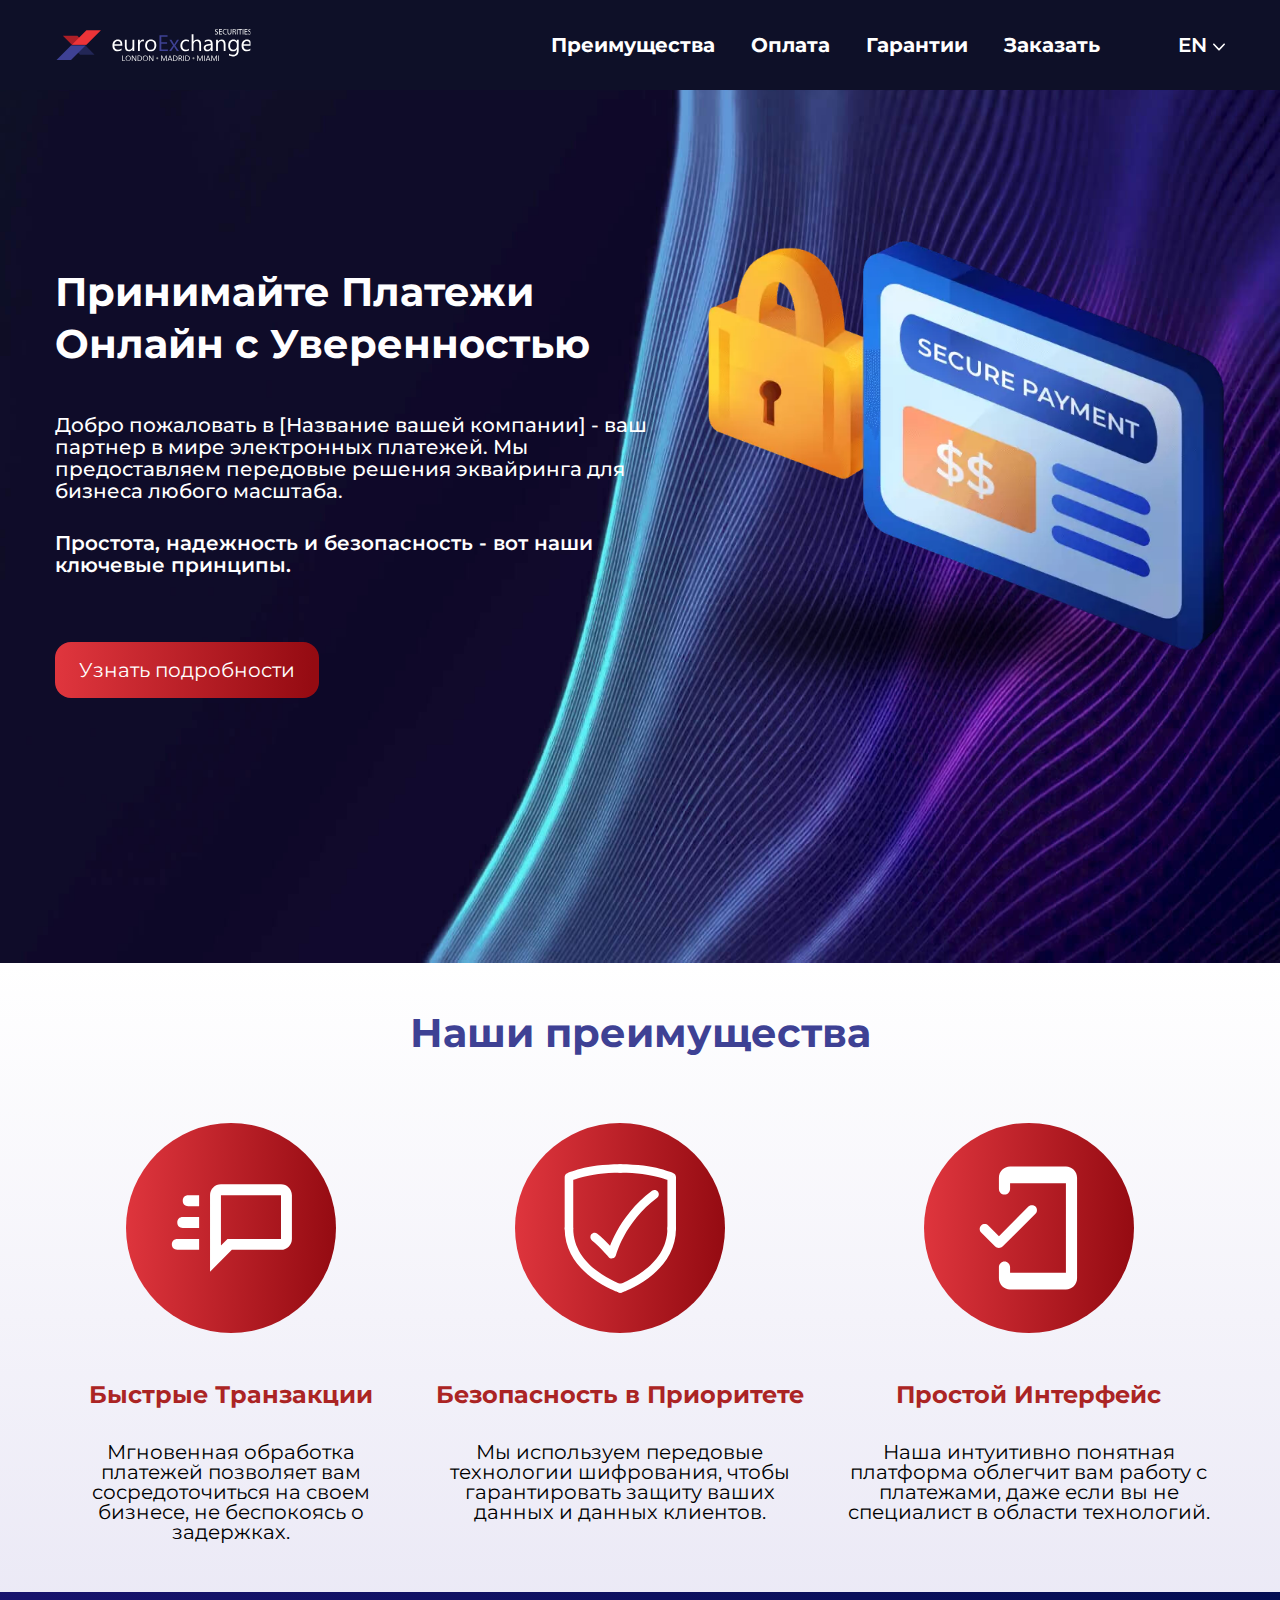
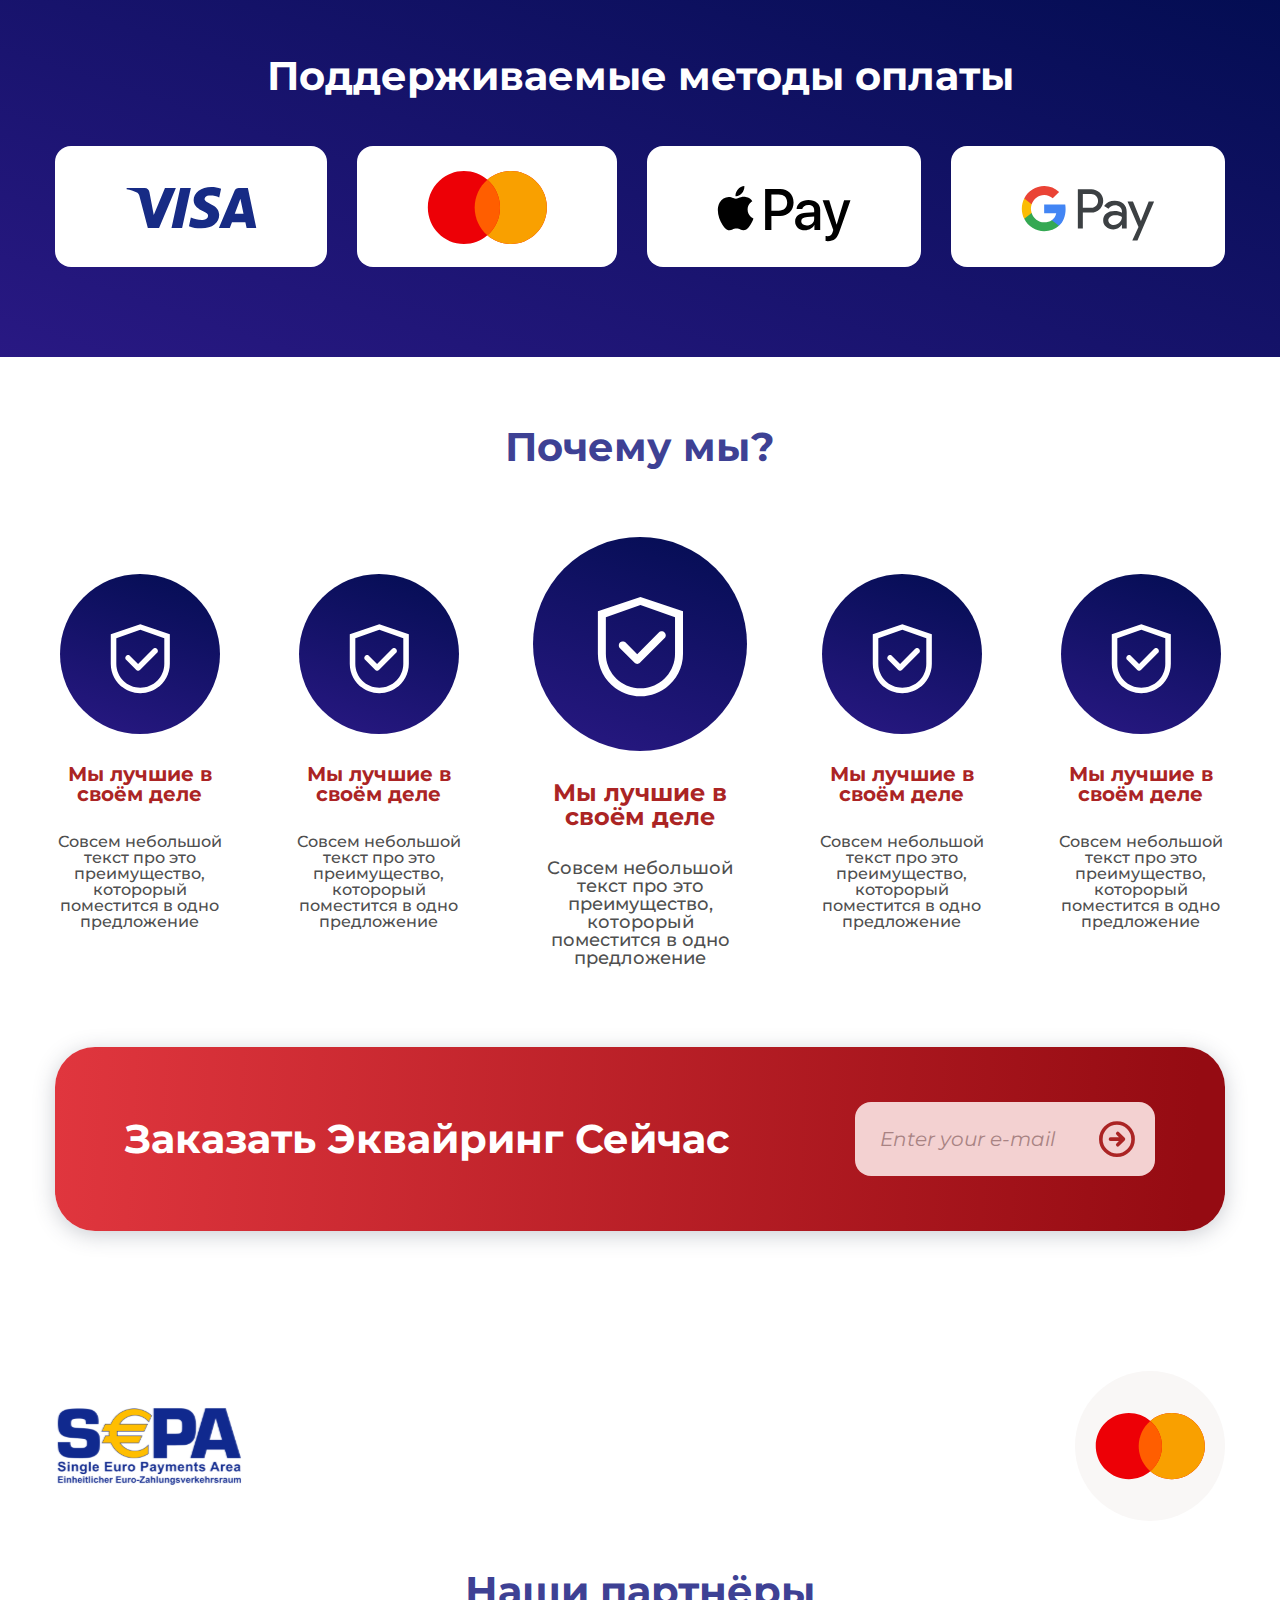
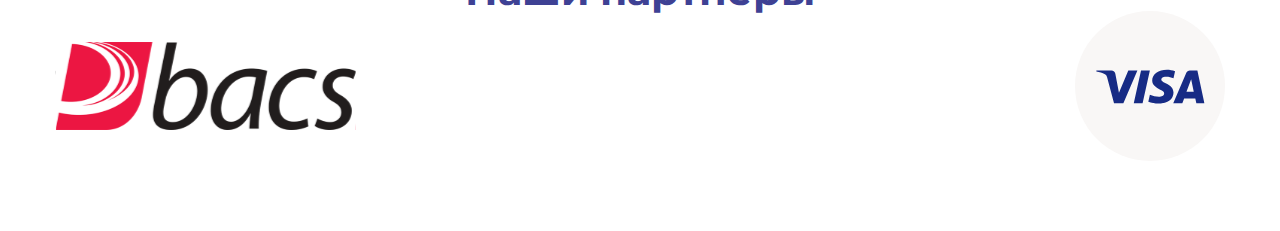
<file: index.html>
<!DOCTYPE html>
<html lang="ru">

<head>
	<meta charset="UTF-8">
	<meta http-equiv="X-UA-Compatible" content="IE=edge">
	<meta name="viewport" content="width=device-width, initial-scale=1.0">
	<title>euroExchange</title>
	<link rel="stylesheet" href="css/style.min.css">
</head>

<body>
	<div class="wrapper">
		<header class="header">
			<div class="header__container">
				<div class="header__logo">
					<a href="#" class="header__logo-link">
						<img src="./img/header/logo.svg" alt="Логотип euro">
					</a>
				</div>
				<div class="header__menu menu">
					<nav class="menu__body">
						<ul class="menu__list">
							<li class="menu__item"><a href="#advantages" class="menu__link">Преимущества</a></li>
							<li class="menu__item"><a href="#" class="menu__link">Оплата</a></li>
							<li class="menu__item"><a href="#" class="menu__link">Гарантии</a></li>
							<li class="menu__item"><a href="#" class="menu__link">Заказать</a></li>
						</ul>
					</nav>
				</div>
				<div class="header__actions  actions-header__dropdown">
					<div class="actions-header__select">
						<span class="actions-header__selected">EN</span>
						<div class="actions-header__caret">
							<svg width="12" height="10" viewBox="0 0 10 6" fill="" xmlns="http://www.w3.org/2000/svg">
								<path
									d="M0.197629 0.207851C0.329381 0.0692835 0.485376 -4.15897e-07 0.665613 -4.08019e-07C0.84585 -4.00141e-07 1.00167 0.0692836 1.13307 0.207852L4.99341 4.26789L8.86693 0.193995C8.9899 0.0646649 9.14361 -3.7434e-08 9.32806 -2.93713e-08C9.51252 -2.13086e-08 9.67062 0.069284 9.80237 0.207852C9.93412 0.34642 10 0.510484 10 0.700045C10 0.889606 9.93412 1.05349 9.80237 1.19168L5.36232 5.84757C5.30962 5.90299 5.25253 5.94235 5.19104 5.96563C5.12956 5.98891 5.06368 6.00036 4.99341 5.99999C4.92314 5.99999 4.85727 5.98835 4.79578 5.96507C4.7343 5.94179 4.67721 5.90263 4.62451 5.84757L0.184454 1.17783C0.061485 1.0485 3.9638e-07 0.889051 4.04666e-07 0.69949C4.12952e-07 0.509929 0.0658766 0.34605 0.197629 0.207851Z"
									fill="" />
							</svg>
						</div>
					</div>
					<ul class="actions-header__menu-list">
						<li data-btn="en" class="actions-header__menu-item">EN</li>
						<li data-btn="ru" class="actions-header__menu-item">RU</li>
					</ul>
				</div>
				<button type="button" class="icon-menu"><span></span></button>
			</div>
		</header>
		<main class="main">
			<section class="hero">
				<div class="hero__container">
					<div class="hero__content">
						<h1 class="hero__title title title_w">Принимайте Платежи Онлайн с Уверенностью</h1>
						<p class="hero__desc">
							Добро пожаловать в [Название вашей компании] - ваш партнер в мире электронных
							платежей. Мы предоставляем передовые решения эквайринга для бизнеса любого
							масштаба.<br>
							<span> Простота, надежность и безопасность - вот наши ключевые принципы.</span>
						</p>
						<a href="#" class="hero__btn btn">Узнать подробности</a>
					</div>
					<picture class="hero__picture">
						<source class="hero__img" type="image/webp" srcset="./img/hero/01.webp">
						<img class="hero__img" src="./img/hero/01.png" alt="Защита платежей">
					</picture>
				</div>
			</section>
			<section id="advantages" class="advantages">
				<div class="advantages__container">
					<h2 class="advantages__title title title_blue">Наши преимущества</h2>
					<div class="advantages__row">
						<div class="advantages__column">
							<div class="advantages__item">
								<div class="advantages__icon">
									<img src="./img/advantages/01.svg" alt="Быстрые транзакции">
								</div>
								<h3 class="advantages__label">Быстрые Транзакции</h3>
								<p class="advantages__desc">
									Мгновенная обработка платежей позволяет вам сосредоточиться на своем бизнесе, не беспокоясь о
									задержках.
								</p>
							</div>
						</div>
						<div class="advantages__column">
							<div class="advantages__item">
								<div class="advantages__icon">
									<img src="./img/advantages/02.svg" alt="Безопасность в Приоритете">
								</div>
								<h3 class="advantages__label">Безопасность в Приоритете</h3>
								<p class="advantages__desc">
									Мы используем передовые технологии шифрования, чтобы гарантировать
									защиту ваших данных и данных клиентов.
								</p>
							</div>
						</div>
						<div class="advantages__column">
							<div class="advantages__item">
								<div class="advantages__icon">
									<img src="./img/advantages/03.svg" alt="Быстрые транзакции">
								</div>
								<h3 class="advantages__label">Простой Интерфейс</h3>
								<p class="advantages__desc">
									Наша интуитивно понятная платформа облегчит вам работу с платежами,
									даже если вы не специалист в области технологий.
								</p>
							</div>
						</div>
					</div>
				</div>
			</section>
			<section class="payment">
				<div class="payment__container">
					<h2 class="payment__title title title_w">Поддерживаемые методы оплаты</h2>
					<div class="payment__row">
						<div class="payment__item">
							<img src="./img/payment/01.svg" alt="Visa">
						</div>
						<div class="payment__item">
							<img src="./img/payment/02.svg" alt="Mastercard">
						</div>
						<div class="payment__item">
							<img src="./img/payment/03.svg" alt="ApplePay">
						</div>
						<div class="payment__item">
							<img src="./img/payment/04.svg" alt="GooglePay">
						</div>
					</div>
				</div>
			</section>
			<section class="why-us">
				<div class="why-us__container">
					<h2 class="why-us__title title title_blue">Почему мы?</h2>
					<div class="why-us__row">
						<div class="why-us__column">
							<div class="why-us__item">
								<div class="why-us__icon">
									<img src="./img/why-us/01.svg" alt="Отличительная черта">
								</div>
								<h3 class="why-us__label">Мы лучшие в своём деле</h3>
								<p class="why-us__desc">
									Совсем небольшой текст про это преимущество, которорый поместится в одно
									предложение
								</p>
							</div>
						</div>
						<div class="why-us__column">
							<div class="why-us__item">
								<div class="why-us__icon">
									<img src="./img/why-us/01.svg" alt="Отличительная черта">
								</div>
								<h3 class="why-us__label">Мы лучшие в своём деле</h3>
								<p class="why-us__desc">
									Совсем небольшой текст про это преимущество, которорый поместится в одно
									предложение
								</p>
							</div>
						</div>
						<div class="why-us__column why-us__column_main">
							<div class="why-us__item">
								<div class="why-us__icon why-us__icon_main">
									<img src="./img/why-us/01.svg" alt="Отличительная черта">
								</div>
								<h3 class="why-us__label why-us__label_main">Мы лучшие в своём деле</h3>
								<p class="why-us__desc why-us__desc_main">
									Совсем небольшой текст про это преимущество, которорый поместится в одно
									предложение
								</p>
							</div>
						</div>
						<div class="why-us__column">
							<div class="why-us__item">
								<div class="why-us__icon">
									<img src="./img/why-us/01.svg" alt="Отличительная черта">
								</div>
								<h3 class="why-us__label">Мы лучшие в своём деле</h3>
								<p class="why-us__desc">
									Совсем небольшой текст про это преимущество, которорый поместится в одно
									предложение
								</p>
							</div>
						</div>
						<div class="why-us__column">
							<div class="why-us__item">
								<div class="why-us__icon">
									<img src="./img/why-us/01.svg" alt="Отличительная черта">
								</div>
								<h3 class="why-us__label">Мы лучшие в своём деле</h3>
								<p class="why-us__desc">
									Совсем небольшой текст про это преимущество, которорый поместится в одно
									предложение
								</p>
							</div>
						</div>
					</div>
					<form class="why-us__form">
						<div class="why-us__wrapper">
							<h2 class="why-us__title why-us__title_nb title title_w">Заказать Эквайринг Сейчас</h2>
							<label for="" class="why-us__label">
								<input type="email" required placeholder="Enter your e-mail" class="why-us__input">
								<button class="why-us__form-btn">
									<img src="./img/why-us/btn.svg" alt="Кнопка отправить">
								</button>
							</label>
						</div>
					</form>
				</div>
			</section>
			<section class="partners">
				<div class="partners__container">
					<h2 class="partners__title partners__title_mob title title_blue">Наши партнёры</h2>
					<div class="partners__body">
						<div class="partners__row">
							<div class="partners__item">
								<img src="./img/partners/01.svg" alt="">
							</div>
							<div class="partners__item">
								<img src="./img/partners/02.svg" alt="">
							</div>
						</div>
						<h2 class="partners__title partners__title_pc title title_blue">Наши партнёры</h2>
						<div class="partners__row">
							<div class="partners__item">
								<img src="./img/partners/03.svg" alt="">
							</div>
							<div class="partners__item">
								<img src="./img/partners/04.svg" alt="">
							</div>
						</div>
					</div>
				</div>
			</section>
		</main>
	</div>
	<script src="js/script.js"></script>
</body>

</html>
</file>
<file: css/style.min.css>
@import url("https://fonts.googleapis.com/css?family=Montserrat:regular,500,600,700,200italic,italic&display=swap");*{padding:0;margin:0;border:0}*,*:before,*:after{-webkit-box-sizing:border-box;box-sizing:border-box}:focus,:active{outline:none}a:focus,a:active{outline:none}nav,footer,header,aside{display:block}html,body{height:100%;width:100%;font-size:100%;line-height:1;font-size:14px;-ms-text-size-adjust:100%;-moz-text-size-adjust:100%;-webkit-text-size-adjust:100%}input,button,textarea{font-family:inherit}input::-ms-clear{display:none}button{cursor:pointer}button::-moz-focus-inner{padding:0;border:0}a,a:visited{text-decoration:none}a:hover{text-decoration:none}ul li{list-style:none}img{vertical-align:top}h1,h2,h3,h4,h5,h6{font-size:inherit;font-weight:inherit}table{border-collapse:collapse;border-spacing:0}body{font-family:"Montserrat", sans-serif;font-size:20px;color:#0e1028}body._lock{overflow:hidden}[class*="__container"]{max-width:1200px;margin:0 auto;padding:0 15px}.title{font-size:40px;font-weight:700}@media (max-width: 992px){.title{text-align:center}.title:not(:last-child){margin-bottom:50px}}@media (max-width: 767px){.title{font-size:28px}}.title_w{color:#fff}.title_blue{color:#3e4194}.btn{display:inline-block;color:#fff;background:linear-gradient(273deg, #950b12 2.78%, #e2373f 102.26%);padding:18px 24px;border-radius:16px;-webkit-transition:-webkit-transform 0.3s ease 0s;transition:-webkit-transform 0.3s ease 0s;transition:transform 0.3s ease 0s;transition:transform 0.3s ease 0s, -webkit-transform 0.3s ease 0s;text-align:center;cursor:pointer}@media (any-hover: hover){.btn:hover{-webkit-transform:scale(1.05);transform:scale(1.05)}}@media (max-width: 992px){.btn{text-align:center}}@media (max-width: 767px){.btn{font-size:16px}}.wrapper{display:-webkit-box;display:-ms-flexbox;display:flex;-webkit-box-orient:vertical;-webkit-box-direction:normal;-ms-flex-direction:column;flex-direction:column;min-height:100%;overflow:hidden}.header{position:fixed;z-index:9999;width:100%;top:0;left:0;background:#0e1028}.header__container{display:-webkit-box;display:-ms-flexbox;display:flex;-webkit-box-align:center;-ms-flex-align:center;align-items:center;min-height:60px;padding:10px 15px}.header__logo{z-index:10;-webkit-box-flex:1;-ms-flex:1 1 auto;flex:1 1 auto;margin-right:10px}.header__logo img{max-width:100%}.header__menu:not(:last-child){margin-right:78px}@media (max-width: 1080px){.header__menu:not(:last-child){margin-right:36px}}.header__actions{z-index:10}@media (max-width: 992px){.header__actions_pc{display:none}}@media (max-width: 992px){.menu__body{z-index:2;position:fixed;width:100%;height:100%;top:-100%;left:0;background:#0e1028;padding:130px 30px 30px 30px;-webkit-transition:top 0.3s ease 0s;transition:top 0.3s ease 0s;overflow:auto}.menu__body::before{content:"";z-index:2;position:fixed;width:100%;top:-100%;left:0;height:85px;background:#0a0c1d;z-index:2;-webkit-transition:top 0.3s ease 0s;transition:top 0.3s ease 0s}}@media (max-width: 992px) and (max-width: 992px){.menu__body::before{height:80px}}@media (max-width: 992px){.menu__body._active{top:0}.menu__body._active::before{content:"";top:0}}.menu__list{display:block;text-align:center}@media (min-width: 993px){.menu__list{display:-webkit-box;display:-ms-flexbox;display:flex;-ms-flex-wrap:wrap;flex-wrap:wrap;-webkit-box-align:center;-ms-flex-align:center;align-items:center;-webkit-column-gap:36px;column-gap:36px}}.menu__item_logo{padding:0 68px}@media (max-width: 1080px){.menu__item_logo{padding:0px}}@media (max-width: 992px){.menu__item_logo{display:none}}@media (max-width: 992px){.menu__item{margin-bottom:30px}}.menu__link{color:#fff;font-weight:700;-webkit-transition:color 0.3s ease 0s;transition:color 0.3s ease 0s}@media (any-hover: hover){.menu__link:hover{color:#ff464f}}@media (max-width: 992px){.menu__link{font-size:30px}}.actions-header__dropdown{min-width:45px;position:relative}.actions-header__select{display:-webkit-box;display:-ms-flexbox;display:flex;gap:6px;-webkit-box-align:center;-ms-flex-align:center;align-items:center;cursor:pointer}.actions-header__selected{color:#fff;font-weight:600;-webkit-transition:color 0.3s ease 0s;transition:color 0.3s ease 0s}@media (any-hover: hover){.actions-header__selected:hover{color:#ff464f}}.actions-header__caret{fill:#fff;-webkit-transition:fill, -webkit-transform 0.3s ease 0s;transition:fill, -webkit-transform 0.3s ease 0s;transition:fill, transform 0.3s ease 0s;transition:fill, transform 0.3s ease 0s, -webkit-transform 0.3s ease 0s}.actions-header__caret.caret-rotate{-webkit-transform:rotate(180deg);transform:rotate(180deg)}@media (any-hover: hover){.actions-header__caret{-webkit-transition:fill 0.3s ease 0s;transition:fill 0.3s ease 0s}.actions-header__caret:hover{fill:#ff464f}}.actions-header__menu-list{padding:10px 5px;background:#ff464f;border-radius:4px;color:#0e1028;position:absolute;top:22px;left:43%;width:100%;-webkit-transform:translateX(-43%);transform:translateX(-43%);opacity:0;display:none;-webkit-transition:0.3s;transition:0.3s;z-index:1}.actions-header__menu-list.menu-open{display:block;opacity:1}.actions-header__menu-item{padding:3px 5px;border-radius:4px;cursor:pointer;-webkit-transition:background 0.3s ease 0s, color 0.3s ease 0s;transition:background 0.3s ease 0s, color 0.3s ease 0s}.actions-header__menu-item:not(:last-child){margin-bottom:18px}.actions-header__menu-item.active{background:#fff}@media (any-hover: hover){.actions-header__menu-item.active:hover{background:#0e1028;color:#fff}}.icon-menu{display:none;margin-left:15px}@media (max-width: 992px){.icon-menu{background:transparent;padding:11px;display:block;position:relative;width:30px;-webkit-box-flex:0;-ms-flex:0 0 30px;flex:0 0 30px;height:18px;z-index:5;cursor:pointer}.icon-menu span,.icon-menu::before,.icon-menu::after{content:"";-webkit-transition:all 0.3s ease 0s;transition:all 0.3s ease 0s;right:0;position:absolute;width:100%;height:4px;border-radius:3px;background-color:#fff}.icon-menu::before{top:0}.icon-menu::after{bottom:0}.icon-menu span{top:calc(46% - 1px)}.icon-menu._active span{width:0px}.icon-menu._active::before{top:calc(50% - 0.5px);-webkit-transform:rotate(-45deg);transform:rotate(-45deg)}.icon-menu._active::after{bottom:calc(50% - 3px);-webkit-transform:rotate(45deg);transform:rotate(45deg)}}.hero{padding:240px 0 240px 0;background:url("../img/hero/bg.jpg") 0 0/100% 100% no-repeat,#0e0b27}@media (max-width: 525px){.hero{background:url("../img/hero/bg-mob.png") 0 0/100% 100% no-repeat,#0e0b27}}@media (max-width: 992px){.hero{padding:180px 0 0 0}}@media (max-width: 767px){.hero{padding:120px 0 0 0}}@media (max-width: 525px){.hero{padding:120px 0 60px 0}}@media (max-width: 480px){.hero{padding:110px 0 50px 0}}.hero__container{display:-webkit-box;display:-ms-flexbox;display:flex;-webkit-box-align:center;-ms-flex-align:center;align-items:center}@media (max-width: 992px){.hero__container{-webkit-box-orient:vertical;-webkit-box-direction:normal;-ms-flex-direction:column;flex-direction:column;row-gap:30px}}.hero__content{-webkit-box-flex:0;-ms-flex:0 0 51%;flex:0 0 51%;margin-right:20px}@media (max-width: 992px){.hero__content{display:-webkit-box;display:-ms-flexbox;display:flex;-webkit-box-orient:vertical;-webkit-box-direction:normal;-ms-flex-direction:column;flex-direction:column;-webkit-box-flex:1;-ms-flex:1 1 100%;flex:1 1 100%;margin-right:0px}}.hero__title{line-height:130%}.hero__title:not(:last-child){margin-bottom:44px}@media (max-width: 992px){.hero__title{text-align:center}.hero__title:not(:last-child){margin-bottom:30px}}@media (max-width: 767px){.hero__title{font-size:32px}}.hero__desc{font-size:20px;font-weight:500;color:#fff;line-height:110%}.hero__desc span{display:inline-block;font-weight:600;padding-top:30px}.hero__desc:not(:last-child){margin-bottom:66px}@media (max-width: 992px){.hero__desc{text-align:center}.hero__desc:not(:last-child){margin-bottom:30px}}@media (max-width: 767px){.hero__desc{font-size:16px}}.hero__btn{-ms-flex-item-align:center;-ms-grid-row-align:center;align-self:center}.hero__picture img{max-width:100%}@media (max-width: 525px){.hero__picture{display:none}}.advantages{position:relative;overflow:hidden;z-index:1;padding:50px 0 50px 0;background:-webkit-gradient(linear, left bottom, left top, from(rgba(157,148,210,0.2)), to(rgba(0,0,0,0))),#fff;background:linear-gradient(0deg, rgba(157,148,210,0.2) 0%, rgba(0,0,0,0) 100%),#fff}@media (min-width: 1459px){.advantages::before{content:"";position:absolute;width:265px;height:100%;top:0;left:0;background:url("../img/advantages/l-dec.svg") 0 0 no-repeat}.advantages::after{content:"";position:absolute;width:180px;height:100%;top:0;right:0;background:url("../img/advantages/r-dec.svg") 0 0 no-repeat}}.advantages__title{text-align:center}.advantages__title:not(:last-child){margin-bottom:70px}@media (max-width: 992px){.advantages__title:not(:last-child){margin-bottom:50px}}.advantages__row{display:-webkit-box;display:-ms-flexbox;display:flex;gap:28px}@media (max-width: 767px){.advantages__row{-webkit-box-orient:vertical;-webkit-box-direction:normal;-ms-flex-direction:column;flex-direction:column}}.advantages__item{display:-webkit-box;display:-ms-flexbox;display:flex;-webkit-box-orient:vertical;-webkit-box-direction:normal;-ms-flex-direction:column;flex-direction:column;-webkit-box-align:center;-ms-flex-align:center;align-items:center;text-align:center}.advantages__icon{background:linear-gradient(273deg, #950b12 2.78%, #e2373f 102.26%);border-radius:100%;display:-webkit-box;display:-ms-flexbox;display:flex;-webkit-box-pack:center;-ms-flex-pack:center;justify-content:center;-webkit-box-align:center;-ms-flex-align:center;align-items:center;width:210px;height:210px}.advantages__icon:not(:last-child){margin-bottom:50px}@media (max-width: 992px){.advantages__icon{width:160px;height:160px}.advantages__icon img{width:90px;height:90px}}.advantages__label{display:block;z-index:10;color:#ab2424;font-size:24px;font-weight:700}.advantages__label:not(:last-child){margin-bottom:35px}.advantages__desc{position:relative;display:block;z-index:11;color:#000}.payment{padding:64px 0 90px 0;background:linear-gradient(18deg, #2e1a8a -13.63%, #000c4e 108.15%)}@media (max-width: 767px){.payment{padding:64px 0 80px 0}}.payment__title{text-align:center}.payment__title:not(:last-child){margin-bottom:50px}.payment__row{display:-webkit-box;display:-ms-flexbox;display:flex;-ms-flex-wrap:wrap;flex-wrap:wrap;-webkit-box-pack:center;-ms-flex-pack:center;justify-content:center;-webkit-box-align:center;-ms-flex-align:center;align-items:center;gap:30px}.payment__item{padding:40px 70px;background-color:#fff;border-radius:16px;max-height:121px}.payment__item:nth-child(2) img{margin-top:-15px}.why-us{padding:70px 0}@media (max-width: 767px){.why-us{padding:50px 0}}.why-us__title{text-align:center}.why-us__title:not(:last-child){margin-bottom:70px}@media (max-width: 992px){.why-us__title:not(:last-child){margin-bottom:50px}}.why-us__title_nb:not(:last-child){margin-bottom:0px}@media (max-width: 992px){.why-us__title_nb{font-size:24px}}.why-us__row{display:-webkit-box;display:-ms-flexbox;display:flex;-webkit-box-align:center;-ms-flex-align:center;align-items:center;gap:30px 70px}.why-us__row:not(:last-child){margin-bottom:80px}@media (max-width: 1200px){.why-us__row{gap:30px 30px}}@media (max-width: 992px){.why-us__row{-webkit-box-orient:vertical;-webkit-box-direction:normal;-ms-flex-direction:column;flex-direction:column}.why-us__row:not(:last-child){margin-bottom:50px}}.why-us__item{text-align:center;display:-webkit-box;display:-ms-flexbox;display:flex;-webkit-box-orient:vertical;-webkit-box-direction:normal;-ms-flex-direction:column;flex-direction:column;-webkit-box-align:center;-ms-flex-align:center;align-items:center}.why-us__icon{background:linear-gradient(18deg, #2e1a8a -13.63%, #000c4e 108.15%);padding:50px;border-radius:100%;width:160px;height:160px}.why-us__icon:not(:last-child){margin-bottom:30px}.why-us__icon img{height:70px;width:60px}@media (min-width: 1025px){.why-us__icon_main{padding:60px;width:214px;height:214px}.why-us__icon_main img{width:90px;height:100px}}.why-us__label{color:#ab2424;font-weight:700}.why-us__label:not(:last-child){margin-bottom:30px}@media (min-width: 1025px){.why-us__label_main{font-size:24px}}.why-us__desc{font-size:16px;color:#4f4f4f;font-weight:500}@media (min-width: 1025px){.why-us__desc_main{font-size:18px}}.why-us__form{padding:55px 70px;border-radius:40px;background:linear-gradient(273deg, #950b12 2.78%, #e2373f 102.26%);-webkit-box-shadow:0px 4px 21px 0px rgba(53,59,79,0.25);box-shadow:0px 4px 21px 0px rgba(53,59,79,0.25)}@media (max-width: 992px){.why-us__form{padding:25px}}@media (max-width: 767px){.why-us__form{border-radius:16px}}.why-us__wrapper{display:-webkit-box;display:-ms-flexbox;display:flex;-webkit-box-align:center;-ms-flex-align:center;align-items:center;-webkit-box-pack:justify;-ms-flex-pack:justify;justify-content:space-between;gap:15px}@media (max-width: 767px){.why-us__wrapper{-webkit-box-orient:vertical;-webkit-box-direction:normal;-ms-flex-direction:column;flex-direction:column}}.why-us__label{position:relative}.why-us__input{display:inline-block;padding:25px 65px 25px 25px;border-radius:16px;background:#f3d1d1;width:100%;max-width:300px;font-size:20px}.why-us__input::-webkit-input-placeholder{color:#a88383;font-style:italic;font-size:20px}.why-us__input:-ms-input-placeholder{color:#a88383;font-style:italic;font-size:20px}.why-us__input::-ms-input-placeholder{color:#a88383;font-style:italic;font-size:20px}.why-us__input::placeholder{color:#a88383;font-style:italic;font-size:20px}@media (max-width: 767px){.why-us__input{font-size:16px}.why-us__input::-webkit-input-placeholder{font-size:16px}.why-us__input:-ms-input-placeholder{font-size:16px}.why-us__input::-ms-input-placeholder{font-size:16px}.why-us__input::placeholder{font-size:16px}}.why-us__form-btn{background-color:transparent;position:absolute;width:32px;height:32px;top:25%;right:8%}.partners{padding:70px 0}@media (max-width: 767px){.partners{padding:25px 0 50px 0}}@media (max-width: 480px){.partners__body{display:-webkit-box;display:-ms-flexbox;display:flex;-webkit-box-align:center;-ms-flex-align:center;align-items:center;-webkit-box-pack:center;-ms-flex-pack:center;justify-content:center;-webkit-box-orient:horizontal;-webkit-box-direction:reverse;-ms-flex-direction:row-reverse;flex-direction:row-reverse;gap:10px}}.partners__row{display:-webkit-box;display:-ms-flexbox;display:flex;-webkit-box-align:center;-ms-flex-align:center;align-items:center;-webkit-box-pack:justify;-ms-flex-pack:justify;justify-content:space-between}@media (min-width: 481px){.partners__row:not(:last-child){margin-bottom:50px}}@media (max-width: 480px){.partners__row{gap:10px;-webkit-box-orient:horizontal;-webkit-box-direction:reverse;-ms-flex-direction:row-reverse;flex-direction:row-reverse}}.partners__item{display:-webkit-box;display:-ms-flexbox;display:flex;-webkit-box-pack:center;-ms-flex-pack:center;justify-content:center;-webkit-box-align:center;-ms-flex-align:center;align-items:center}@media (max-width: 767px){.partners__item{width:150px}}@media (max-width: 480px){.partners__item{width:65px}}.partners__item img{max-width:100%}.partners__item:nth-child(2),.partners__item:nth-child(4){background-color:#f9f7f6;padding:20px;border-radius:100%;width:150px;height:150px}@media (max-width: 480px){.partners__item:nth-child(2),.partners__item:nth-child(4){padding:10px;width:70px;height:70px}}.partners__title{text-align:center}@media (max-width: 480px){.partners__title_pc{display:none}}@media (min-width: 481px){.partners__title_mob{display:none}}
</file>
